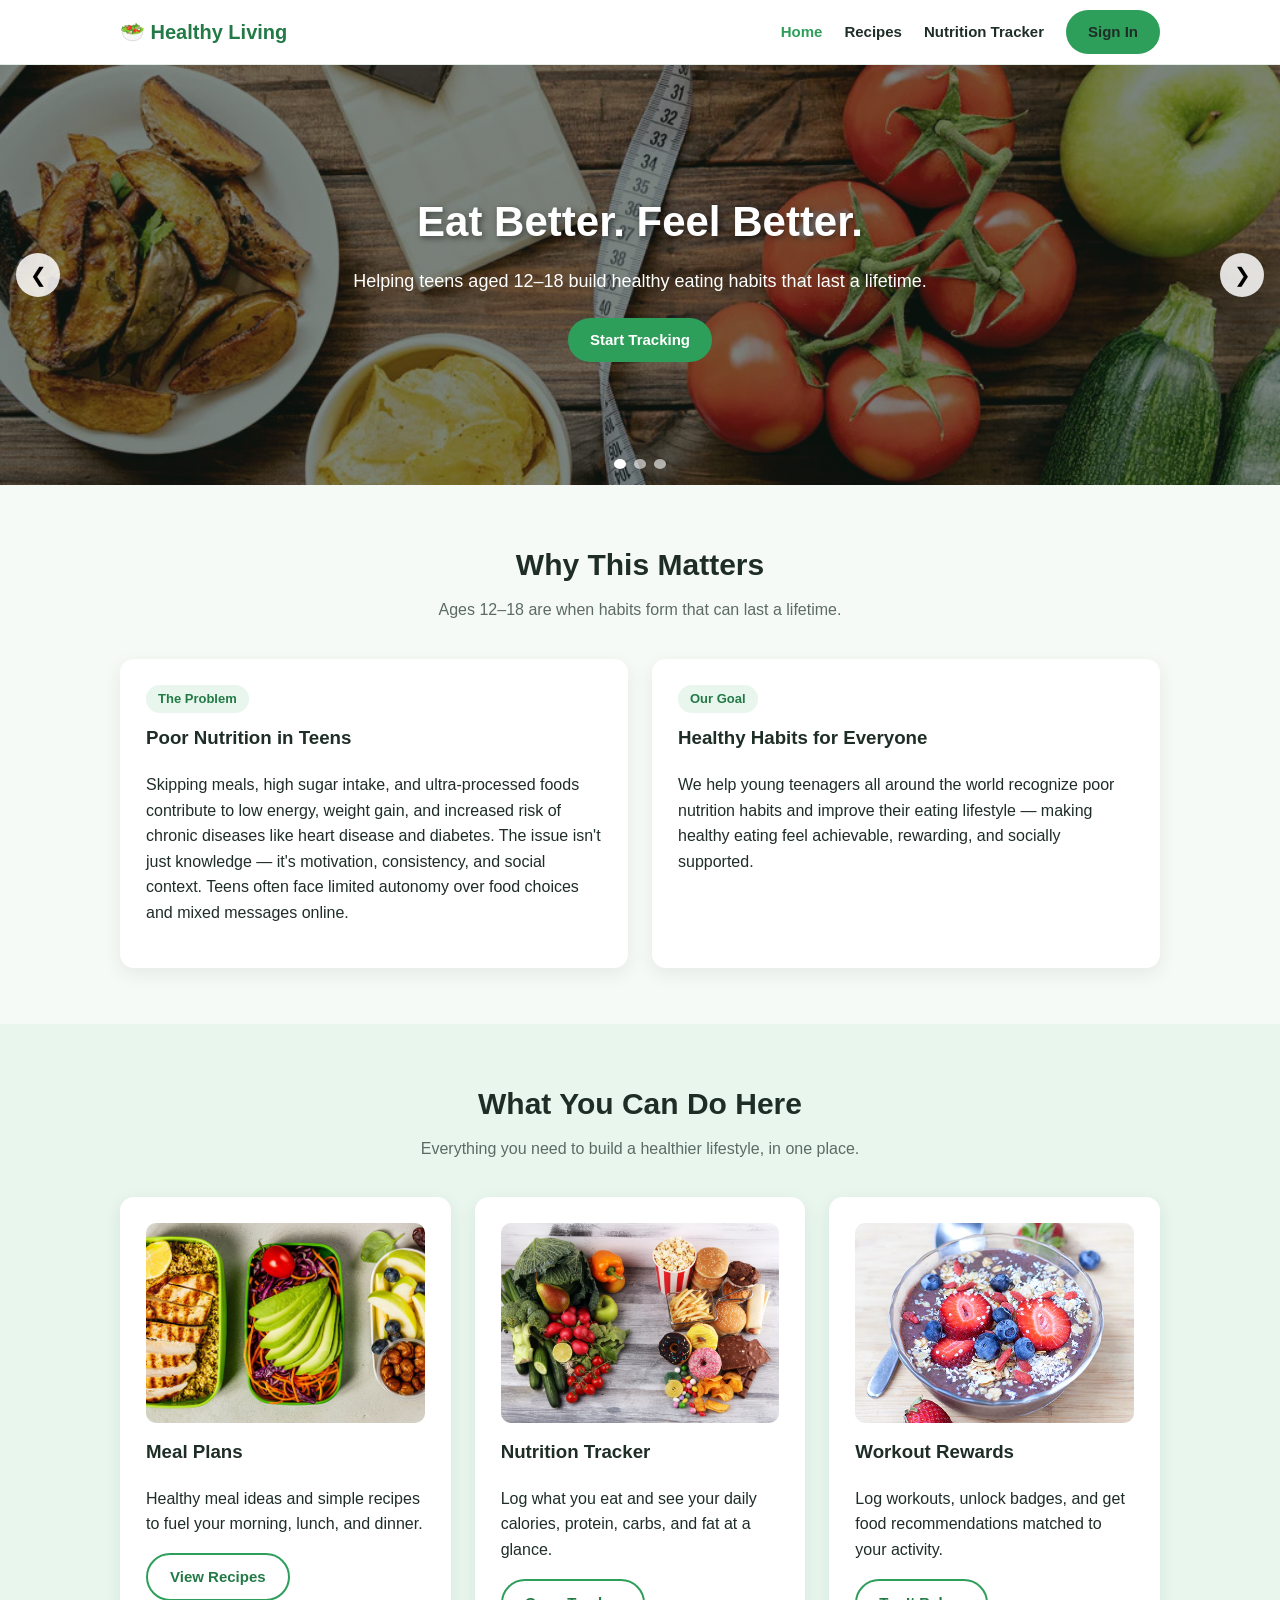
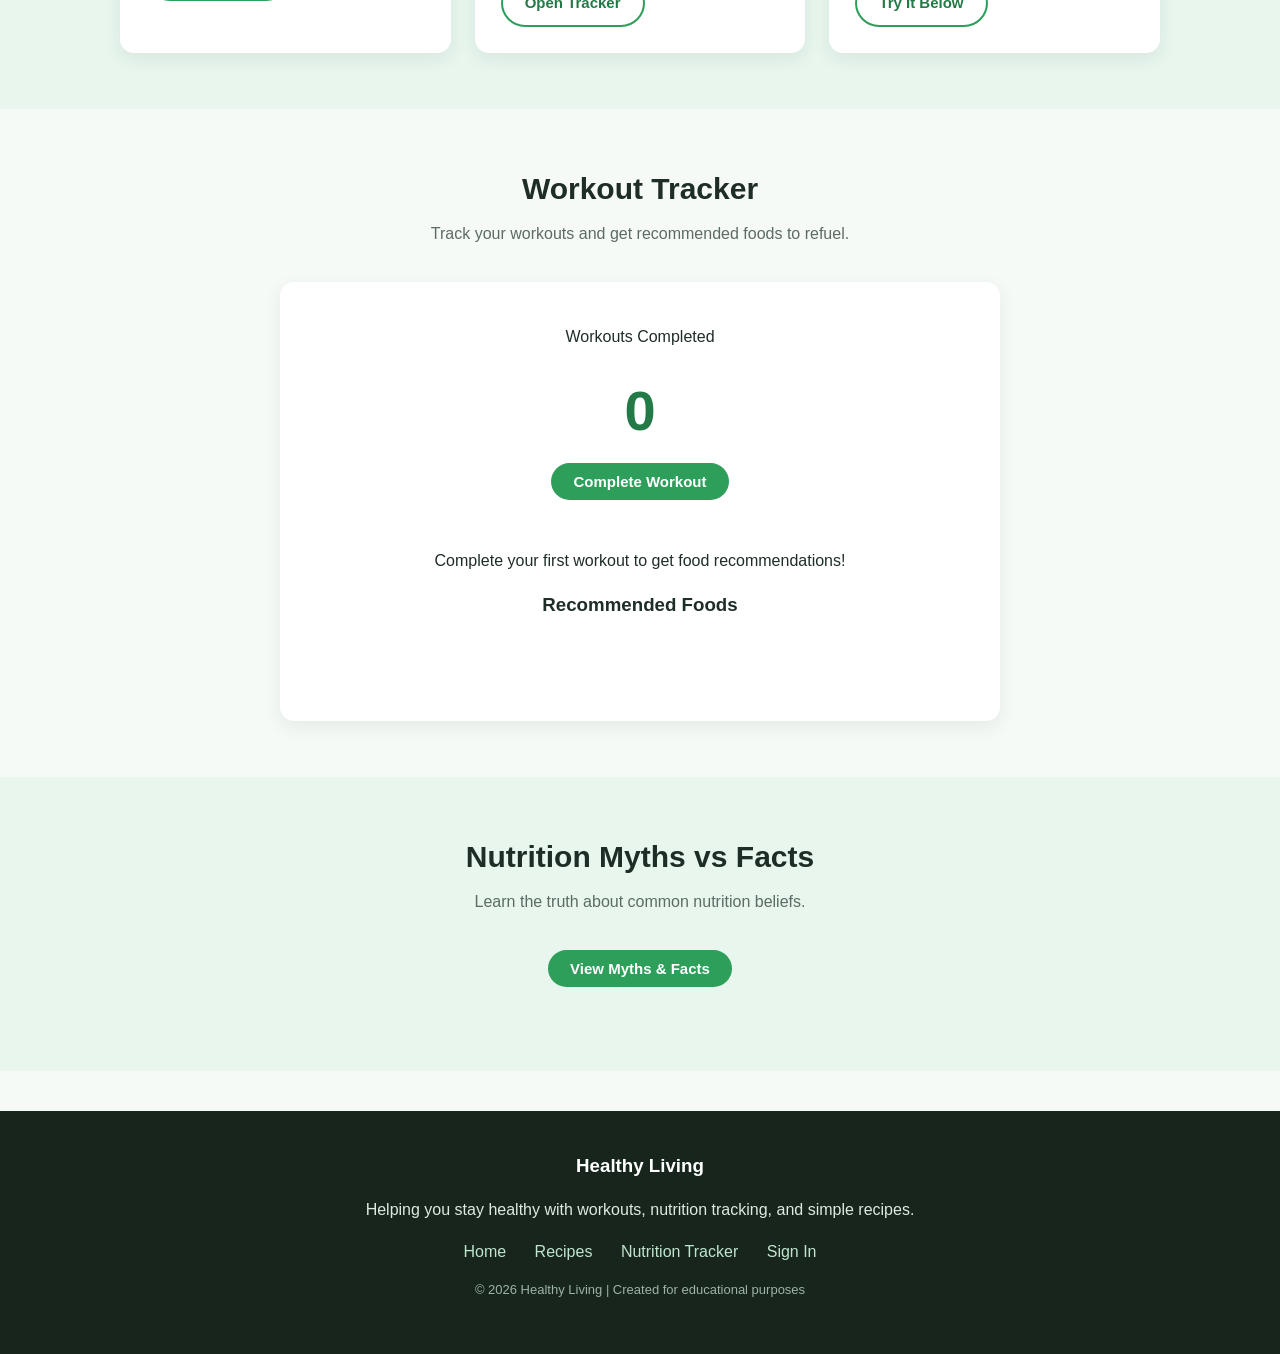
<file: index.html>
<!DOCTYPE html>
<html lang="en">
<head>
  <meta charset="UTF-8">
  <meta name="viewport" content="width=device-width, initial-scale=1.0">
  <title>Healthy Living | Nutrition for Teens</title>
  <link rel="stylesheet" href="css/styles.css">
</head>
<body>

  <nav class="navbar">
    <div class="container">
      <a class="brand" href="index.html">🥗 Healthy Living</a>
      <div class="nav-links">
        <a href="index.html" class="active">Home</a>
        <a href="recipes.html">Recipes</a>
        <a href="tracker.html">Nutrition Tracker</a>
        <a href="sign-in.html" class="btn">Sign In</a>
      </div>
    </div>
  </nav>

  <header class="hero">
    <div class="carousel">
      <div class="slide active">
        <img src="poor nu.webp" alt="Fresh healthy food">
        <div class="slide-caption">
          <h1>Eat Better. Feel Better.</h1>
          <p>Helping teens aged 12–18 build healthy eating habits that last a lifetime.</p>
          <a class="btn" href="tracker.html">Start Tracking</a>
        </div>
      </div>
      <div class="slide">
        <img src="bowl.webp" alt="Balanced meal bowl">
        <div class="slide-caption">
          <h1>Simple Meal Plans</h1>
          <p>Easy, affordable recipes designed for growing bodies and busy schedules.</p>
          <a class="btn" href="recipes.html">View Recipes</a>
        </div>
      </div>
      <div class="slide">
        <img src="poor nutrition.jpg" alt="Healthy lifestyle">
        <div class="slide-caption">
          <h1>Learn the Facts</h1>
          <p>Cut through the noise online with myth-busting nutrition education.</p>
          <a class="btn" href="#myths">Myths vs Facts</a>
        </div>
      </div>
      <button class="carousel-arrow prev" type="button" aria-label="Previous slide">❮</button>
      <button class="carousel-arrow next" type="button" aria-label="Next slide">❯</button>
      <div class="carousel-dots"></div>
    </div>
  </header>

  <section>
    <div class="container">
      <h2 class="section-title">Why This Matters</h2>
      <p class="section-sub">Ages 12–18 are when habits form that can last a lifetime.</p>
      <div class="grid-2">
        <div class="card">
          <span class="pill">The Problem</span>
          <h3>Poor Nutrition in Teens</h3>
          <p>Skipping meals, high sugar intake, and ultra-processed foods contribute to low energy, weight gain, and increased risk of chronic diseases like heart disease and diabetes. The issue isn't just knowledge — it's motivation, consistency, and social context. Teens often face limited autonomy over food choices and mixed messages online.</p>
        </div>
        <div class="card">
          <span class="pill">Our Goal</span>
          <h3>Healthy Habits for Everyone</h3>
          <p>We help young teenagers all around the world recognize poor nutrition habits and improve their eating lifestyle — making healthy eating feel achievable, rewarding, and socially supported.</p>
        </div>
      </div>
    </div>
  </section>

  <section style="background: var(--green-light);">
    <div class="container">
      <h2 class="section-title">What You Can Do Here</h2>
      <p class="section-sub">Everything you need to build a healthier lifestyle, in one place.</p>
      <div class="grid-3">
        <div class="card">
          <img src="healthy.jpg" alt="Healthy meal">
          <h3>Meal Plans</h3>
          <p>Healthy meal ideas and simple recipes to fuel your morning, lunch, and dinner.</p>
          <a class="btn btn-outline" href="recipes.html">View Recipes</a>
        </div>
        <div class="card">
          <img src="food.webp" alt="Nutritious food">
          <h3>Nutrition Tracker</h3>
          <p>Log what you eat and see your daily calories, protein, carbs, and fat at a glance.</p>
          <a class="btn btn-outline" href="tracker.html">Open Tracker</a>
        </div>
        <div class="card">
          <img src="bowl.webp" alt="Smoothie bowl">
          <h3>Workout Rewards</h3>
          <p>Log workouts, unlock badges, and get food recommendations matched to your activity.</p>
          <a class="btn btn-outline" href="#workout">Try It Below</a>
        </div>
      </div>
    </div>
  </section>

  <section id="workout">
    <div class="container">
      <h2 class="section-title">Workout Tracker</h2>
      <p class="section-sub">Track your workouts and get recommended foods to refuel.</p>
      <div class="card workout-panel tracker-panel">
        <p>Workouts Completed</p>
        <div class="counter" id="counter">0</div>
        <button class="btn" id="workoutBtn" type="button">Complete Workout</button>
        <div class="badge-text" id="badge"></div>
        <p id="message">Complete your first workout to get food recommendations!</p>
        <h3>Recommended Foods</h3>
        <ul class="food-list" id="foodList"></ul>
      </div>
    </div>
  </section>

  <section id="myths" style="background: var(--green-light);">
    <div class="container">
      <h2 class="section-title">Nutrition Myths vs Facts</h2>
      <p class="section-sub">Learn the truth about common nutrition beliefs.</p>
      <div style="text-align: center; margin-bottom: 28px;">
        <button class="btn" id="mythsToggle" type="button">View Myths &amp; Facts</button>
      </div>
      <div id="mythsPanel" hidden>
        <div class="grid-2">
          <div class="card myth-fact">
            <p class="myth">Myth: Carbohydrates are always unhealthy.</p>
            <p class="fact">Fact: Carbohydrates provide energy for the body. Whole grains, fruits, and vegetables are healthy sources.</p>
          </div>
          <div class="card myth-fact">
            <p class="myth">Myth: Skipping meals helps you stay healthy.</p>
            <p class="fact">Fact: Regular meals help maintain energy levels and support balanced nutrition.</p>
          </div>
          <div class="card myth-fact">
            <p class="myth">Myth: All fats are bad for you.</p>
            <p class="fact">Fact: Healthy fats from foods like nuts, fish, and avocados support brain and heart health.</p>
          </div>
          <div class="card myth-fact">
            <p class="myth">Myth: Only protein helps build strength.</p>
            <p class="fact">Fact: A balanced diet with carbohydrates, proteins, fats, vitamins, and minerals supports overall health.</p>
          </div>
        </div>
      </div>
    </div>
  </section>

  <footer>
    <div class="container">
      <h3>Healthy Living</h3>
      <p>Helping you stay healthy with workouts, nutrition tracking, and simple recipes.</p>
      <nav>
        <a href="index.html">Home</a>
        <a href="recipes.html">Recipes</a>
        <a href="tracker.html">Nutrition Tracker</a>
        <a href="sign-in.html">Sign In</a>
      </nav>
      <p class="copyright">© 2026 Healthy Living | Created for educational purposes</p>
    </div>
  </footer>

  <script src="js/main.js"></script>
</body>
</html>
</file>
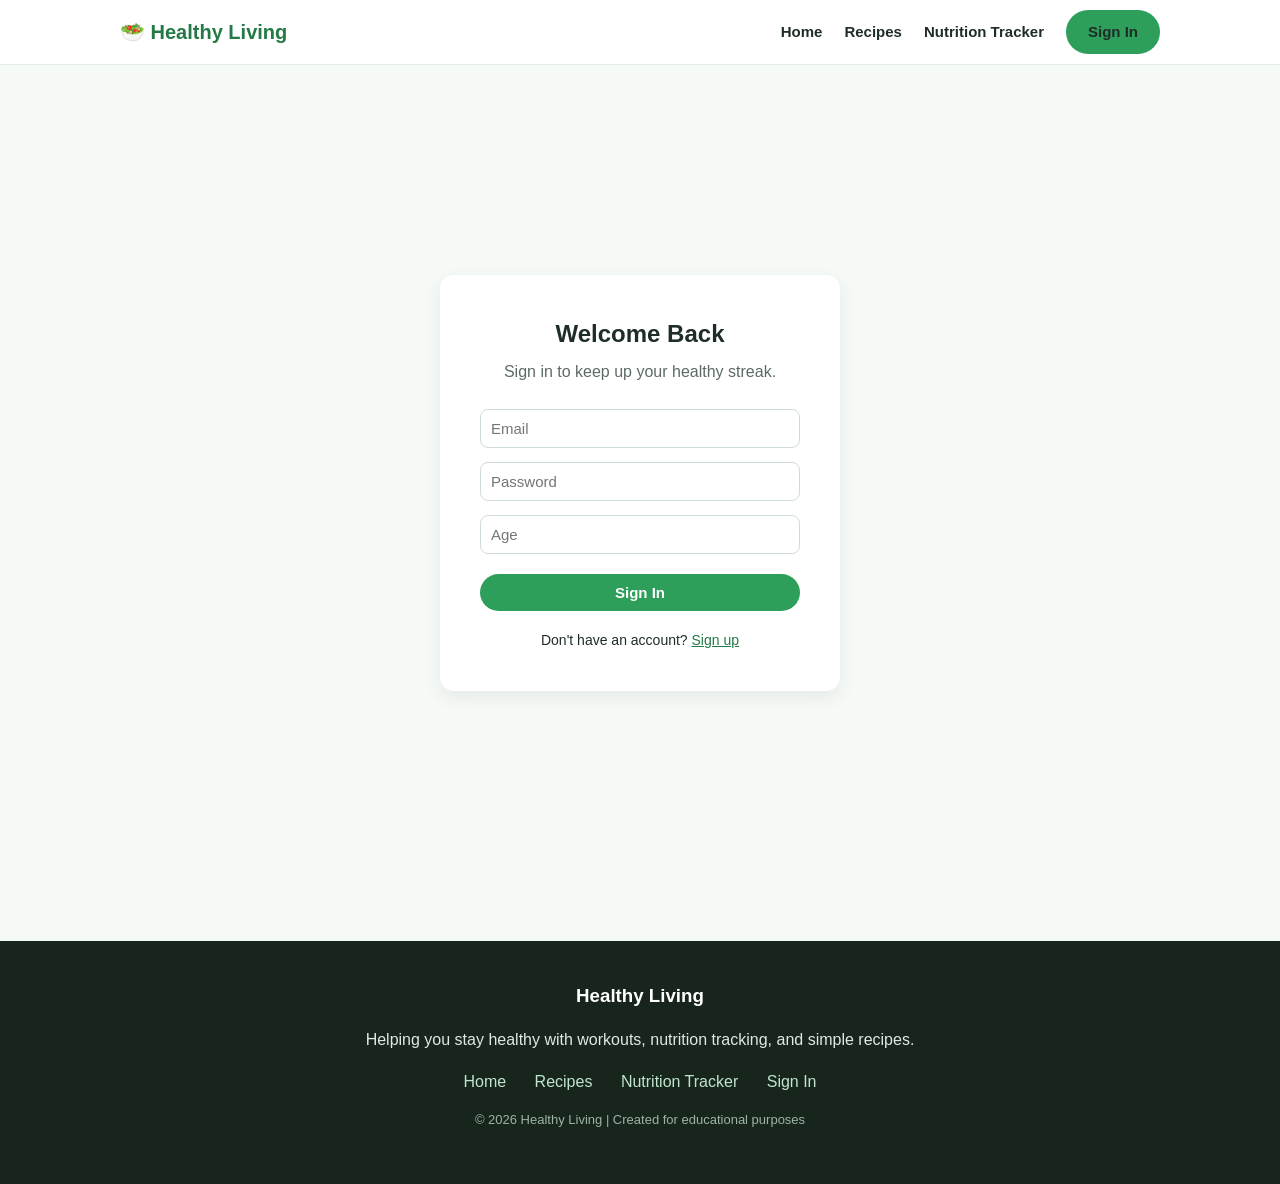
<file: sign-in.html>
<!DOCTYPE html>
<html lang="en">
<head>
  <meta charset="UTF-8">
  <meta name="viewport" content="width=device-width, initial-scale=1.0">
  <title>Sign In | Healthy Living</title>
  <link rel="stylesheet" href="css/styles.css">
</head>
<body>

  <nav class="navbar">
    <div class="container">
      <a class="brand" href="index.html">🥗 Healthy Living</a>
      <div class="nav-links">
        <a href="index.html">Home</a>
        <a href="recipes.html">Recipes</a>
        <a href="tracker.html">Nutrition Tracker</a>
        <a href="sign-in.html" class="btn">Sign In</a>
      </div>
    </div>
  </nav>

  <div class="auth-wrap">
    <div class="auth-card">
      <h2>Welcome Back</h2>
      <p class="section-sub">Sign in to keep up your healthy streak.</p>
      <form>
        <input type="email" placeholder="Email" required>
        <input type="password" placeholder="Password" minlength="6" required>
        <input type="number" placeholder="Age" min="1" max="120" required>
        <button class="btn" type="submit">Sign In</button>
      </form>
      <div class="auth-link">
        Don't have an account? <a href="#">Sign up</a>
      </div>
    </div>
  </div>

  <footer>
    <div class="container">
      <h3>Healthy Living</h3>
      <p>Helping you stay healthy with workouts, nutrition tracking, and simple recipes.</p>
      <nav>
        <a href="index.html">Home</a>
        <a href="recipes.html">Recipes</a>
        <a href="tracker.html">Nutrition Tracker</a>
        <a href="sign-in.html">Sign In</a>
      </nav>
      <p class="copyright">© 2026 Healthy Living | Created for educational purposes</p>
    </div>
  </footer>

  <script src="js/main.js"></script>
</body>
</html>
</file>
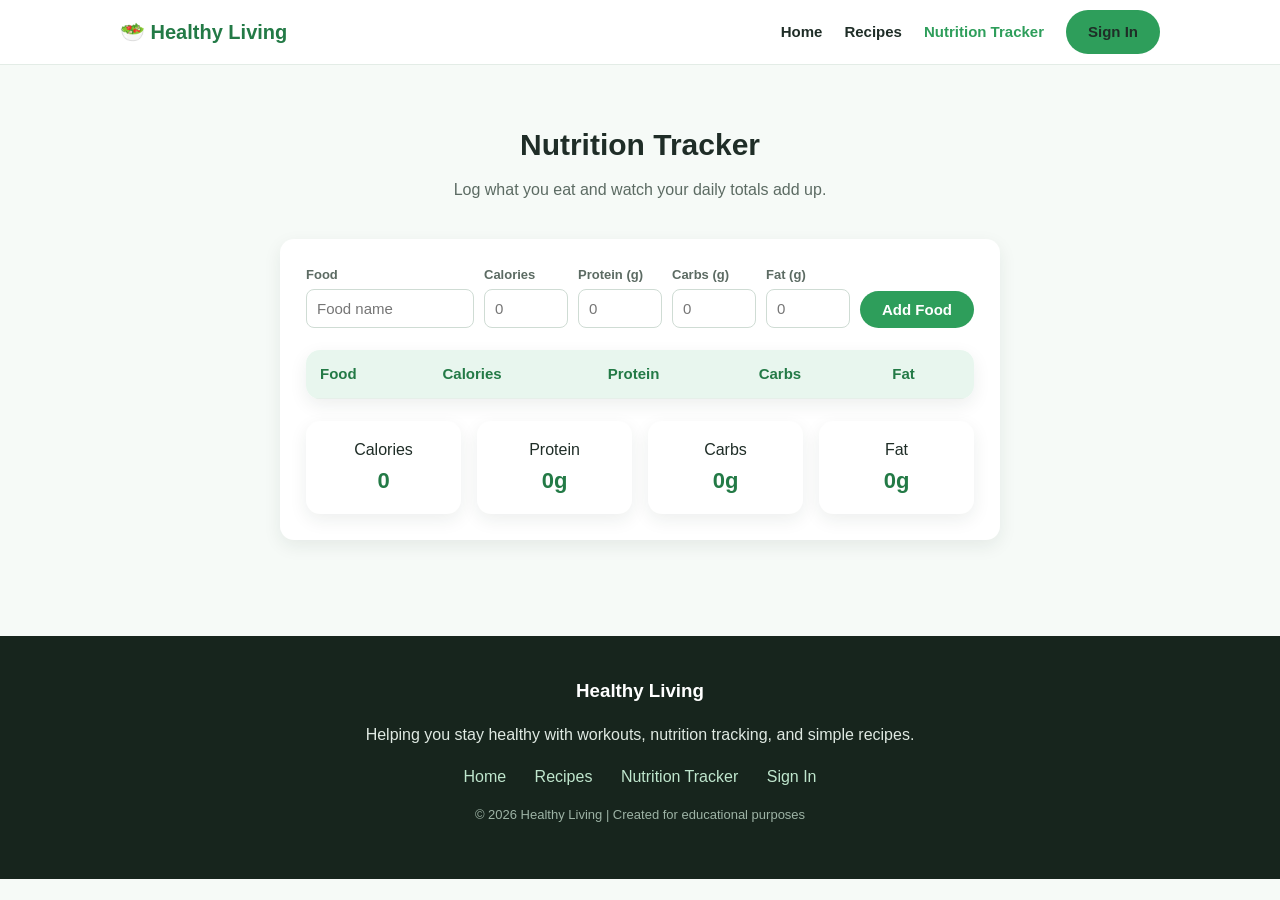
<file: tracker.html>
<!DOCTYPE html>
<html lang="en">
<head>
  <meta charset="UTF-8">
  <meta name="viewport" content="width=device-width, initial-scale=1.0">
  <title>Nutrition Tracker | Healthy Living</title>
  <link rel="stylesheet" href="css/styles.css">
</head>
<body>

  <nav class="navbar">
    <div class="container">
      <a class="brand" href="index.html">🥗 Healthy Living</a>
      <div class="nav-links">
        <a href="index.html">Home</a>
        <a href="recipes.html">Recipes</a>
        <a href="tracker.html" class="active">Nutrition Tracker</a>
        <a href="sign-in.html" class="btn">Sign In</a>
      </div>
    </div>
  </nav>

  <section>
    <div class="container">
      <h1 class="section-title">Nutrition Tracker</h1>
      <p class="section-sub">Log what you eat and watch your daily totals add up.</p>

      <div class="card tracker-panel">
        <form id="foodForm">
          <div class="tracker-form">
            <div>
              <label for="food">Food</label>
              <input id="food" placeholder="Food name" required>
            </div>
            <div>
              <label for="calories">Calories</label>
              <input id="calories" type="number" min="0" placeholder="0">
            </div>
            <div>
              <label for="protein">Protein (g)</label>
              <input id="protein" type="number" min="0" placeholder="0">
            </div>
            <div>
              <label for="carbs">Carbs (g)</label>
              <input id="carbs" type="number" min="0" placeholder="0">
            </div>
            <div>
              <label for="fat">Fat (g)</label>
              <input id="fat" type="number" min="0" placeholder="0">
            </div>
            <button class="btn" type="submit">Add Food</button>
          </div>
        </form>

        <table>
          <thead>
            <tr>
              <th>Food</th>
              <th>Calories</th>
              <th>Protein</th>
              <th>Carbs</th>
              <th>Fat</th>
            </tr>
          </thead>
          <tbody id="foodTable"></tbody>
        </table>

        <div class="totals">
          <div class="total-box">
            <span>Calories</span>
            <strong id="totalCalories">0</strong>
          </div>
          <div class="total-box">
            <span>Protein</span>
            <strong id="totalProtein">0g</strong>
          </div>
          <div class="total-box">
            <span>Carbs</span>
            <strong id="totalCarbs">0g</strong>
          </div>
          <div class="total-box">
            <span>Fat</span>
            <strong id="totalFat">0g</strong>
          </div>
        </div>
      </div>
    </div>
  </section>

  <footer>
    <div class="container">
      <h3>Healthy Living</h3>
      <p>Helping you stay healthy with workouts, nutrition tracking, and simple recipes.</p>
      <nav>
        <a href="index.html">Home</a>
        <a href="recipes.html">Recipes</a>
        <a href="tracker.html">Nutrition Tracker</a>
        <a href="sign-in.html">Sign In</a>
      </nav>
      <p class="copyright">© 2026 Healthy Living | Created for educational purposes</p>
    </div>
  </footer>

  <script src="js/main.js"></script>
</body>
</html>
</file>
<file: css/styles.css>
:root {
  --green: #2e9e5b;
  --green-dark: #237a46;
  --green-light: #e8f6ee;
  --ink: #1f2d27;
  --muted: #5c6b63;
  --bg: #f6faf7;
  --card: #ffffff;
  --radius: 14px;
  --shadow: 0 6px 18px rgba(31, 45, 39, 0.08);
}

* {
  box-sizing: border-box;
}

body {
  margin: 0;
  font-family: "Segoe UI", Arial, sans-serif;
  background: var(--bg);
  color: var(--ink);
  line-height: 1.6;
}

img {
  max-width: 100%;
  display: block;
}

a {
  color: var(--green-dark);
}

.container {
  max-width: 1080px;
  margin: 0 auto;
  padding: 0 20px;
}

.navbar {
  position: sticky;
  top: 0;
  z-index: 50;
  background: #ffffffee;
  backdrop-filter: blur(6px);
  border-bottom: 1px solid #e3ece6;
}

.navbar .container {
  display: flex;
  align-items: center;
  justify-content: space-between;
  height: 64px;
}

.brand {
  font-weight: 800;
  font-size: 20px;
  color: var(--green-dark);
  text-decoration: none;
  display: flex;
  align-items: center;
  gap: 8px;
}

.nav-links {
  display: flex;
  gap: 22px;
  align-items: center;
}

.nav-links a {
  text-decoration: none;
  color: var(--ink);
  font-weight: 600;
  font-size: 15px;
}

.nav-links a:hover,
.nav-links a.active {
  color: var(--green);
}

.btn {
  display: inline-block;
  padding: 10px 22px;
  background: var(--green);
  color: #fff;
  border: none;
  border-radius: 999px;
  font-size: 15px;
  font-weight: 700;
  cursor: pointer;
  text-decoration: none;
  transition: background 0.2s;
}

.btn:hover {
  background: var(--green-dark);
}

.btn-outline {
  background: transparent;
  color: var(--green-dark);
  border: 2px solid var(--green);
}

.btn-outline:hover {
  background: var(--green-light);
  color: var(--green-dark);
}

.hero {
  position: relative;
  overflow: hidden;
}

.carousel {
  position: relative;
  height: 420px;
}

.slide {
  position: absolute;
  inset: 0;
  opacity: 0;
  transition: opacity 0.6s ease;
}

.slide.active {
  opacity: 1;
}

.slide img {
  width: 100%;
  height: 100%;
  object-fit: cover;
}

.slide-caption {
  position: absolute;
  inset: 0;
  display: flex;
  flex-direction: column;
  justify-content: center;
  align-items: center;
  text-align: center;
  padding: 20px;
  background: linear-gradient(rgba(15, 30, 22, 0.55), rgba(15, 30, 22, 0.55));
  color: #fff;
}

.slide-caption h1 {
  font-size: 42px;
  margin: 0 0 12px;
  text-shadow: 2px 2px 6px rgba(0, 0, 0, 0.5);
}

.slide-caption p {
  max-width: 620px;
  font-size: 18px;
  margin: 0 0 22px;
}

.carousel-arrow {
  position: absolute;
  top: 50%;
  transform: translateY(-50%);
  background: rgba(255, 255, 255, 0.85);
  border: none;
  width: 44px;
  height: 44px;
  border-radius: 50%;
  font-size: 20px;
  cursor: pointer;
  z-index: 5;
}

.carousel-arrow.prev { left: 16px; }
.carousel-arrow.next { right: 16px; }

.carousel-dots {
  position: absolute;
  bottom: 16px;
  left: 0;
  right: 0;
  display: flex;
  justify-content: center;
  gap: 8px;
  z-index: 5;
}

.carousel-dots button {
  width: 10px;
  height: 10px;
  border-radius: 50%;
  border: none;
  background: rgba(255, 255, 255, 0.6);
  cursor: pointer;
}

.carousel-dots button.active {
  background: #fff;
}

section {
  padding: 56px 0;
}

.section-title {
  text-align: center;
  font-size: 30px;
  margin: 0 0 8px;
}

.section-sub {
  text-align: center;
  color: var(--muted);
  max-width: 640px;
  margin: 0 auto 36px;
}

.grid-2 {
  display: grid;
  grid-template-columns: 1fr 1fr;
  gap: 24px;
}

.grid-3 {
  display: grid;
  grid-template-columns: repeat(3, 1fr);
  gap: 24px;
}

.card {
  background: var(--card);
  border-radius: var(--radius);
  box-shadow: var(--shadow);
  padding: 26px;
}

.card h3 {
  margin-top: 0;
}

.card img {
  border-radius: 10px;
  margin-bottom: 14px;
  width: 100%;
  height: 200px;
  object-fit: cover;
}

.pill {
  display: inline-block;
  background: var(--green-light);
  color: var(--green-dark);
  font-weight: 700;
  font-size: 13px;
  padding: 4px 12px;
  border-radius: 999px;
  margin-bottom: 10px;
}

.stat-row {
  display: flex;
  gap: 16px;
  flex-wrap: wrap;
  justify-content: center;
  margin-top: 28px;
}

.stat {
  background: var(--card);
  border-radius: var(--radius);
  box-shadow: var(--shadow);
  padding: 18px 28px;
  text-align: center;
  min-width: 150px;
}

.stat strong {
  display: block;
  font-size: 26px;
  color: var(--green-dark);
}

.tracker-panel {
  max-width: 720px;
  margin: 0 auto;
}

.tracker-form {
  display: grid;
  grid-template-columns: 2fr 1fr 1fr 1fr 1fr auto;
  gap: 10px;
  align-items: end;
}

.tracker-form label {
  display: block;
  font-size: 13px;
  font-weight: 700;
  color: var(--muted);
  margin-bottom: 4px;
}

input {
  width: 100%;
  padding: 10px;
  border: 1px solid #cfdcd4;
  border-radius: 8px;
  font-size: 15px;
}

input:focus {
  outline: 2px solid var(--green);
  border-color: transparent;
}

table {
  width: 100%;
  border-collapse: collapse;
  margin-top: 22px;
  background: var(--card);
  border-radius: var(--radius);
  overflow: hidden;
  box-shadow: var(--shadow);
}

th, td {
  padding: 12px 14px;
  text-align: left;
  border-bottom: 1px solid #e6efe9;
  font-size: 15px;
}

th {
  background: var(--green-light);
  color: var(--green-dark);
}

tr:last-child td {
  border-bottom: none;
}

.totals {
  display: flex;
  gap: 16px;
  flex-wrap: wrap;
  margin-top: 22px;
}

.total-box {
  flex: 1;
  min-width: 130px;
  background: var(--card);
  border-radius: var(--radius);
  box-shadow: var(--shadow);
  padding: 16px;
  text-align: center;
}

.total-box strong {
  display: block;
  font-size: 22px;
  color: var(--green-dark);
}

.myth-fact {
  border-left: 5px solid #d9483b;
}

.myth-fact .fact-line {
  border-left: none;
}

.myth {
  color: #b23327;
  font-weight: 700;
  margin: 0 0 6px;
}

.fact {
  color: var(--green-dark);
  font-weight: 700;
  margin: 0;
}

.workout-panel {
  text-align: center;
}

.counter {
  font-size: 56px;
  font-weight: 800;
  color: var(--green-dark);
  margin: 8px 0;
}

.badge-text {
  font-size: 22px;
  font-weight: 800;
  color: #e07b00;
  min-height: 32px;
}

.food-list {
  list-style: none;
  padding: 0;
  display: flex;
  gap: 10px;
  justify-content: center;
  flex-wrap: wrap;
  min-height: 40px;
}

.food-list li {
  background: var(--green-light);
  color: var(--green-dark);
  font-weight: 700;
  padding: 8px 16px;
  border-radius: 999px;
}

.auth-wrap {
  min-height: calc(100vh - 64px);
  display: flex;
  align-items: center;
  justify-content: center;
  padding: 40px 20px;
}

.auth-card {
  background: var(--card);
  border-radius: var(--radius);
  box-shadow: var(--shadow);
  padding: 40px;
  width: 100%;
  max-width: 400px;
}

.auth-card h2 {
  text-align: center;
  margin: 0 0 6px;
}

.auth-card .section-sub {
  margin-bottom: 24px;
}

.auth-card input {
  margin-bottom: 14px;
}

.auth-card .btn {
  width: 100%;
  margin-top: 6px;
}

.auth-link {
  text-align: center;
  font-size: 14px;
  margin-top: 18px;
}

footer {
  background: #17251d;
  color: #dfe9e2;
  padding: 40px 0;
  margin-top: 40px;
  text-align: center;
}

footer h3 {
  margin: 0 0 8px;
  color: #fff;
}

footer nav {
  margin: 16px 0;
}

footer a {
  color: #bfe6cd;
  margin: 0 12px;
  text-decoration: none;
}

footer a:hover {
  text-decoration: underline;
}

footer .copyright {
  font-size: 13px;
  color: #9db3a5;
}

@media (max-width: 820px) {
  .grid-2,
  .grid-3 {
    grid-template-columns: 1fr;
  }

  .tracker-form {
    grid-template-columns: 1fr 1fr;
  }

  .carousel {
    height: 340px;
  }

  .slide-caption h1 {
    font-size: 30px;
  }

  .nav-links {
    gap: 14px;
  }

  .nav-links a:not(.btn) {
    font-size: 13px;
  }
}
</file>
